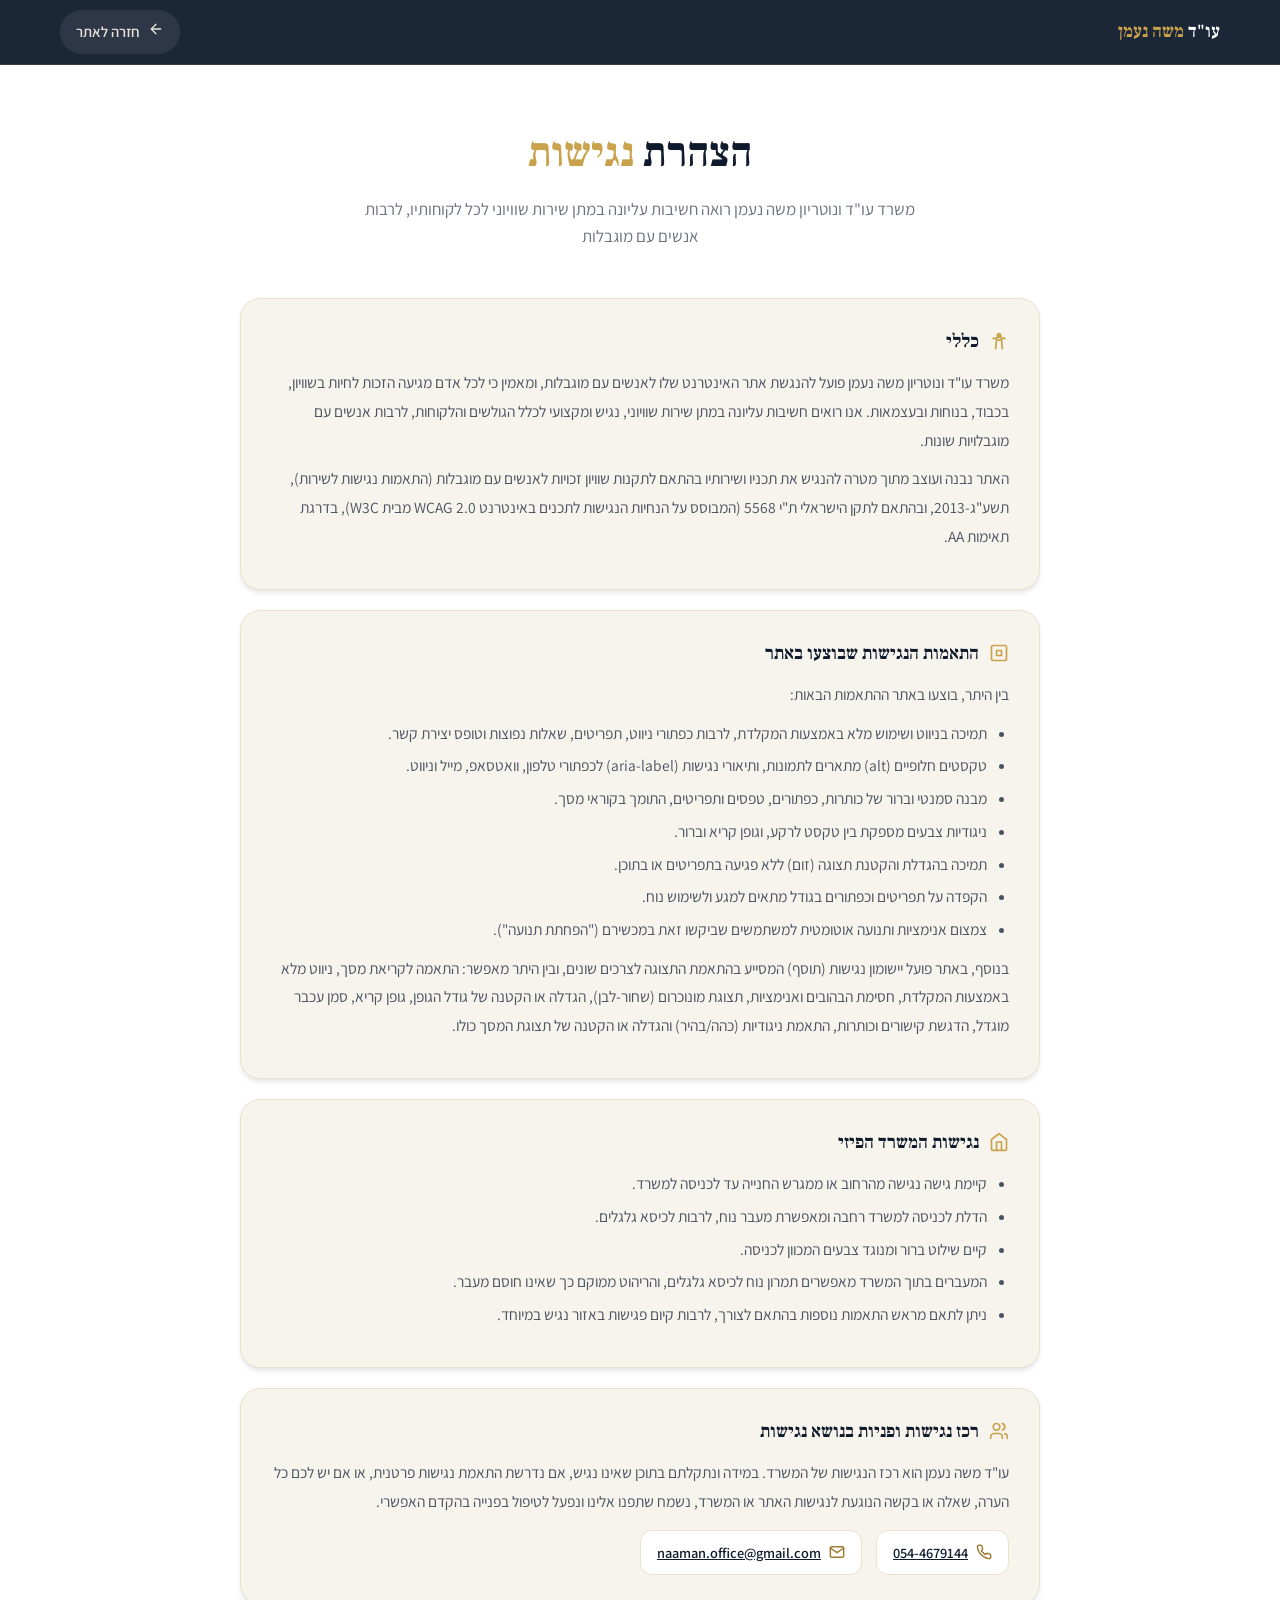
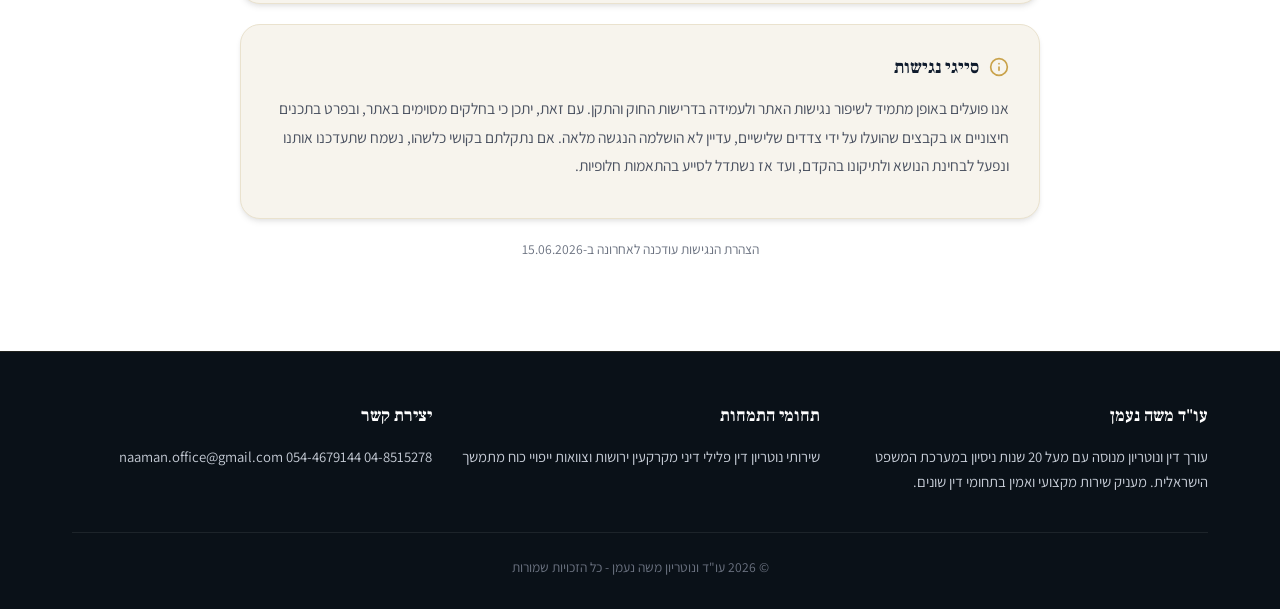
<file: accessibility.html>
<!DOCTYPE html>
<html lang="he" dir="rtl">
<head>
    <meta charset="UTF-8">
    <meta name="viewport" content="width=device-width, initial-scale=1.0">

    <title>הצהרת נגישות | עו"ד משה נעמן - עורך דין ונוטריון בחיפה</title>
    <meta name="description" content="הצהרת הנגישות של משרד עו"ד ונוטריון משה נעמן. אנו פועלים להנגשת אתר האינטרנט והמשרד לאנשים עם מוגבלות.">
    
    <link rel="preconnect" href="https://fonts.googleapis.com">
    <link rel="preconnect" href="https://fonts.gstatic.com" crossorigin>
    <link href="https://fonts.googleapis.com/css2?family=Assistant:wght@300;400;500;600;700;800&family=Frank+Ruhl+Libre:wght@400;500;700;900&display=swap" rel="stylesheet">

    <style>
        :root {
            --navy: #0F1B2D; --navy-2: #16243A; --charcoal: #1C2733;
            --gold: #C9A24B; --gold-dark: #9E7A33; --ivory: #F7F4ED;
            --ivory-2: #EFE9DA; --border-tan: #EAE2CE; --text-dark: #0F1B2D;
            --text-medium: #4A5160; --text-light: #6B7280; --white: #ffffff;
            --gold-gradient: linear-gradient(135deg, #C9A24B 0%, #9E7A33 100%);
            --navy-gradient: linear-gradient(160deg, #0F1B2D 0%, #16243A 55%, #1C2733 100%);
            --shadow-soft: 0 4px 6px -1px rgba(0,0,0,0.08), 0 2px 4px -1px rgba(0,0,0,0.05);
            --shadow-medium: 0 10px 25px -5px rgba(0,0,0,0.12);
            --shadow-large: 0 20px 40px -10px rgba(0,0,0,0.18);
            --radius-sm: 8px; --radius-md: 12px; --radius-lg: 20px; --radius-xl: 24px;
        }

        * { margin: 0; padding: 0; box-sizing: border-box; }
        body { font-family: 'Assistant', sans-serif; line-height: 1.6; color: var(--text-dark); background: var(--white); font-size: 16px; scroll-behavior: smooth; }
        .container { max-width: 1200px; margin: 0 auto; padding: 0 20px; }
        
        /* ניווט */
        .floating-nav { position: fixed; top: 0; left: 0; right: 0; z-index: 1000; background: rgba(15, 27, 45, 0.95); backdrop-filter: blur(20px); border-bottom: 1px solid rgba(201, 162, 75, 0.18); }
        .nav-inner { max-width: 1200px; margin: 0 auto; padding: 0 20px; height: 64px; display: flex; align-items: center; justify-content: space-between; }
        .nav-logo { font-family: 'Frank Ruhl Libre', serif; font-weight: 700; font-size: 1.15rem; color: var(--white); text-decoration: none; }
        .nav-logo span { color: var(--gold); }
        .floating-nav-item { display: inline-flex; align-items: center; gap: 8px; padding: 10px 16px; border-radius: 25px; color: #E8E3D8; text-decoration: none; font-size: 0.92rem; font-weight: 600; transition: all 0.25s ease; background: rgba(255,255,255,0.08); }
        .floating-nav-item:hover { background: var(--gold); color: var(--navy); }
        
        /* נגישות */
        .accessibility { padding: 120px 0 90px; background: var(--white); min-height: calc(100vh - 200px); }
        .accessibility h1 { text-align: center; font-family: 'Frank Ruhl Libre', serif; font-size: clamp(2rem, 4vw, 2.6rem); font-weight: 700; margin-bottom: 0.6rem; color: var(--text-dark); }
        .accessibility h1 .highlight { color: var(--gold); }
        .accessibility .section-subtitle { text-align: center; font-size: 1.05rem; color: var(--text-light); margin-bottom: 3rem; max-width: 620px; margin-left: auto; margin-right: auto; padding: 0 20px; }
        .accessibility-container { max-width: 800px; margin: 0 auto; }
        .accessibility-block { background: var(--ivory); border: 1px solid var(--border-tan); border-radius: var(--radius-lg); padding: 28px 30px; margin-bottom: 20px; box-shadow: var(--shadow-soft); }
        .accessibility-block h3 { font-family: 'Frank Ruhl Libre', serif; font-size: 1.15rem; font-weight: 700; color: var(--text-dark); margin-bottom: 12px; display: flex; align-items: center; gap: 10px; }
        .accessibility-block h3 svg { color: var(--gold); flex-shrink: 0; }
        .accessibility-block p { color: var(--text-medium); line-height: 1.85; font-size: 0.97rem; margin-bottom: 10px; }
        .accessibility-block ul { color: var(--text-medium); line-height: 1.85; font-size: 0.97rem; padding-inline-start: 22px; margin-bottom: 10px; }
        .accessibility-block ul li { margin-bottom: 4px; }
        .accessibility-coordinator { display: flex; flex-wrap: wrap; gap: 14px; margin-top: 14px; }
        .accessibility-coordinator .contact-chip { display: inline-flex; align-items: center; gap: 8px; background: var(--white); border: 1px solid var(--border-tan); border-radius: var(--radius-md); padding: 10px 16px; font-size: 0.9rem; font-weight: 600; color: var(--text-dark); text-decoration: underline; }
        .accessibility-coordinator .contact-chip svg { color: var(--gold-dark); flex-shrink: 0; }
        .accessibility-updated { text-align: center; color: var(--text-light); font-size: 0.85rem; margin-top: 8px; }

        /* פוטר */
        footer { background: #0A1118; color: #C7CDD7; padding: 50px 0 30px; border-top: 1px solid rgba(201,162,75,0.12); }
        .footer-content { display: flex; flex-direction: column; gap: 28px; margin-bottom: 28px; }
        .footer-section h3 { font-family: 'Frank Ruhl Libre', serif; font-size: 1.1rem; font-weight: 700; margin-bottom: 14px; color: var(--white); }
        .footer-section p, .footer-section a { color: #C7CDD7 !important; text-decoration: none; line-height: 1.7; transition: color 0.25s ease; font-size: 0.92rem; display: inline-flex; align-items: center; gap: 8px; margin-bottom: 10px; }
        .footer-section a:hover { color: var(--gold) !important; }
        .footer-bottom { padding-top: 24px; border-top: 1px solid rgba(255,255,255,0.08); color: #6b7280; font-size: 0.85rem; text-align: center; }

        @media (min-width: 768px) {
            .container { padding: 0 32px; }
            .footer-content { flex-direction: row; justify-content: space-between; text-align: right; }
            .footer-section { flex: 1; }
        }

        /* אנימציות */
        .fade-in { opacity: 0; transform: translateY(28px); transition: all 0.6s ease; }
        .fade-in.visible { opacity: 1; transform: translate(0,0); }
    </style>
</head>
<body>
    <header class="floating-nav">
        <div class="nav-inner">
            <a href="index.html" class="nav-logo" aria-label="עו"ד משה נעמן - חזרה לדף הבית">עו"ד <span>משה נעמן</span></a>
            <a href="index.html" class="floating-nav-item" aria-label="חזרה לאתר הראשי">
                <span class="nav-icon" aria-hidden="true">
                    <svg width="16" height="16" viewBox="0 0 24 24" fill="none" stroke="currentColor" stroke-width="2" stroke-linecap="round" stroke-linejoin="round"><path d="M19 12H5"/><path d="M12 19l-7-7 7-7"/></svg>
                </span>
                <span>חזרה לאתר</span>
            </a>
        </div>
    </header>

    <main>
        <section class="accessibility">
            <div class="container">
                <h1 class="fade-in">הצהרת <span class="highlight">נגישות</span></h1>
                <p class="section-subtitle fade-in">משרד עו"ד ונוטריון משה נעמן רואה חשיבות עליונה במתן שירות שוויוני לכל לקוחותיו, לרבות אנשים עם מוגבלות</p>

                <div class="accessibility-container">
                    <div class="accessibility-block fade-in">
                        <h3>
                            <svg width="20" height="20" viewBox="0 0 24 24" fill="none" stroke="currentColor" stroke-width="2" stroke-linecap="round" stroke-linejoin="round" aria-hidden="true"><circle cx="12" cy="4" r="2"/><path d="M19 8 13 6.5V5a1 1 0 0 0-2 0v1.5L5 8"/><path d="m9 9 3 1 3-1"/><path d="m9 9-1 11"/><path d="m15 9 1 11"/></svg>
                            כללי
                        </h3>
                        <p>משרד עו"ד ונוטריון משה נעמן פועל להנגשת אתר האינטרנט שלו לאנשים עם מוגבלות, ומאמין כי לכל אדם מגיעה הזכות לחיות בשוויון, בכבוד, בנוחות ובעצמאות. אנו רואים חשיבות עליונה במתן שירות שוויוני, נגיש ומקצועי לכלל הגולשים והלקוחות, לרבות אנשים עם מוגבלויות שונות.</p>
                        <p>האתר נבנה ועוצב מתוך מטרה להנגיש את תכניו ושירותיו בהתאם לתקנות שוויון זכויות לאנשים עם מוגבלות (התאמות נגישות לשירות), תשע"ג-2013, ובהתאם לתקן הישראלי ת"י 5568 (המבוסס על הנחיות הנגישות לתכנים באינטרנט WCAG 2.0 מבית W3C), בדרגת תאימות AA.</p>
                    </div>

                    <div class="accessibility-block fade-in">
                        <h3>
                            <svg width="20" height="20" viewBox="0 0 24 24" fill="none" stroke="currentColor" stroke-width="2" stroke-linecap="round" stroke-linejoin="round" aria-hidden="true"><rect x="3" y="3" width="18" height="18" rx="2"/><path d="M9 9h6v6H9z"/></svg>
                            התאמות הנגישות שבוצעו באתר
                        </h3>
                        <p>בין היתר, בוצעו באתר ההתאמות הבאות:</p>
                        <ul>
                            <li>תמיכה בניווט ושימוש מלא באמצעות המקלדת, לרבות כפתורי ניווט, תפריטים, שאלות נפוצות וטופס יצירת קשר.</li>
                            <li>טקסטים חלופיים (alt) מתארים לתמונות, ותיאורי נגישות (aria-label) לכפתורי טלפון, וואטסאפ, מייל וניווט.</li>
                            <li>מבנה סמנטי וברור של כותרות, כפתורים, טפסים ותפריטים, התומך בקוראי מסך.</li>
                            <li>ניגודיות צבעים מספקת בין טקסט לרקע, וגופן קריא וברור.</li>
                            <li>תמיכה בהגדלת והקטנת תצוגה (זום) ללא פגיעה בתפריטים או בתוכן.</li>
                            <li>הקפדה על תפריטים וכפתורים בגודל מתאים למגע ולשימוש נוח.</li>
                            <li>צמצום אנימציות ותנועה אוטומטית למשתמשים שביקשו זאת במכשירם ("הפחתת תנועה").</li>
                        </ul>
                        <p>בנוסף, באתר פועל יישומון נגישות (תוסף) המסייע בהתאמת התצוגה לצרכים שונים, ובין היתר מאפשר: התאמה לקריאת מסך, ניווט מלא באמצעות המקלדת, חסימת הבהובים ואנימציות, תצוגת מונוכרום (שחור-לבן), הגדלה או הקטנה של גודל הגופן, גופן קריא, סמן עכבר מוגדל, הדגשת קישורים וכותרות, התאמת ניגודיות (כהה/בהיר) והגדלה או הקטנה של תצוגת המסך כולו.</p>
                    </div>

                    <div class="accessibility-block fade-in">
                        <h3>
                            <svg width="20" height="20" viewBox="0 0 24 24" fill="none" stroke="currentColor" stroke-width="2" stroke-linecap="round" stroke-linejoin="round" aria-hidden="true"><path d="M3 9l9-7 9 7v11a2 2 0 0 1-2 2H5a2 2 0 0 1-2-2z"/><path d="M9 22V12h6v10"/></svg>
                            נגישות המשרד הפיזי
                        </h3>
                        <ul>
                            <li>קיימת גישה נגישה מהרחוב או ממגרש החנייה עד לכניסה למשרד.</li>
                            <li>הדלת לכניסה למשרד רחבה ומאפשרת מעבר נוח, לרבות לכיסא גלגלים.</li>
                            <li>קיים שילוט ברור ומנוגד צבעים המכוון לכניסה.</li>
                            <li>המעברים בתוך המשרד מאפשרים תמרון נוח לכיסא גלגלים, והריהוט ממוקם כך שאינו חוסם מעבר.</li>
                            <li>ניתן לתאם מראש התאמות נוספות בהתאם לצורך, לרבות קיום פגישות באזור נגיש במיוחד.</li>
                        </ul>
                    </div>

                    <div class="accessibility-block fade-in">
                        <h3>
                            <svg width="20" height="20" viewBox="0 0 24 24" fill="none" stroke="currentColor" stroke-width="2" stroke-linecap="round" stroke-linejoin="round" aria-hidden="true"><path d="M16 21v-2a4 4 0 0 0-4-4H6a4 4 0 0 0-4 4v2"/><circle cx="9" cy="7" r="4"/><path d="M22 21v-2a4 4 0 0 0-3-3.87"/><path d="M16 3.13a4 4 0 0 1 0 7.75"/></svg>
                            רכז נגישות ופניות בנושא נגישות
                        </h3>
                        <p>עו"ד משה נעמן הוא רכז הנגישות של המשרד. במידה ונתקלתם בתוכן שאינו נגיש, אם נדרשת התאמת נגישות פרטנית, או אם יש לכם כל הערה, שאלה או בקשה הנוגעת לנגישות האתר או המשרד, נשמח שתפנו אלינו ונפעל לטיפול בפנייה בהקדם האפשרי.</p>
                        <div class="accessibility-coordinator">
                            <a class="contact-chip" href="tel:0544679144" aria-label="התקשר לרכז הנגישות עו"ד משה נעמן, 054-4679144">
                                <svg width="16" height="16" viewBox="0 0 24 24" fill="none" stroke="currentColor" stroke-width="2.2" stroke-linecap="round" stroke-linejoin="round" aria-hidden="true"><path d="M22 16.92v3a2 2 0 0 1-2.18 2 19.79 19.79 0 0 1-8.63-3.07 19.5 19.5 0 0 1-6-6 19.79 19.79 0 0 1-3.07-8.67A2 2 0 0 1 4.11 2h3a2 2 0 0 1 2 1.72c.127.96.361 1.903.7 2.81a2 2 0 0 1-.45 2.11L8.09 9.91a16 16 0 0 0 6 6l1.27-1.27a2 2 0 0 1 2.11-.45c.907.339 1.85.573 2.81.7A2 2 0 0 1 22 16.92z"/></svg>
                                054-4679144
                            </a>
                            <a class="contact-chip" href="mailto:naaman.office@gmail.com" aria-label="שלח דואר אלקטרוני לרכז הנגישות עו"ד משה נעמן">
                                <svg width="16" height="16" viewBox="0 0 24 24" fill="none" stroke="currentColor" stroke-width="2.2" stroke-linecap="round" stroke-linejoin="round" aria-hidden="true"><path d="M4 4h16c1.1 0 2 .9 2 2v12c0 1.1-.9 2-2 2H4c-1.1 0-2-.9-2-2V6c0-1.1.9-2 2-2z"/><polyline points="22,6 12,13 2,6"/></svg>
                                naaman.office@gmail.com
                            </a>
                        </div>
                    </div>

                    <div class="accessibility-block fade-in">
                        <h3>
                            <svg width="20" height="20" viewBox="0 0 24 24" fill="none" stroke="currentColor" stroke-width="2" stroke-linecap="round" stroke-linejoin="round" aria-hidden="true"><circle cx="12" cy="12" r="10"/><path d="M12 16v-4"/><path d="M12 8h.01"/></svg>
                            סייגי נגישות
                        </h3>
                        <p>אנו פועלים באופן מתמיד לשיפור נגישות האתר ולעמידה בדרישות החוק והתקן. עם זאת, יתכן כי בחלקים מסוימים באתר, ובפרט בתכנים חיצוניים או בקבצים שהועלו על ידי צדדים שלישיים, עדיין לא הושלמה הנגשה מלאה. אם נתקלתם בקושי כלשהו, נשמח שתעדכנו אותנו ונפעל לבחינת הנושא ולתיקונו בהקדם, ועד אז נשתדל לסייע בהתאמות חלופיות.</p>
                    </div>

                    <p class="accessibility-updated">הצהרת הנגישות עודכנה לאחרונה ב-15.06.2026</p>
                </div>
            </div>
        </section>
    </main>

    <footer>
        <div class="container">
            <div class="footer-content">
                <div class="footer-section">
                    <h3>עו"ד משה נעמן</h3>
                    <p style="display:block;">עורך דין ונוטריון מנוסה עם מעל 20 שנות ניסיון במערכת המשפט הישראלית. מעניק שירות מקצועי ואמין בתחומי דין שונים.</p>
                </div>
                <div class="footer-section">
                    <h3>תחומי התמחות</h3>
                    <p><a href="index.html#services">שירותי נוטריון</a></p>
                    <p><a href="index.html#services">דין פלילי</a></p>
                    <p><a href="index.html#services">דיני מקרקעין</a></p>
                    <p><a href="index.html#services">ירושות וצוואות</a></p>
                    <p><a href="index.html#services">ייפויי כוח מתמשך</a></p>
                </div>
                <div class="footer-section">
                    <h3>יצירת קשר</h3>
                    <p><a href="tel:048515278">04-8515278</a></p>
                    <p><a href="tel:0544679144">054-4679144</a></p>
                    <p><a href="mailto:naaman.office@gmail.com">naaman.office@gmail.com</a></p>
                </div>
            </div>
            <div class="footer-bottom">
                <p>© 2026 עו"ד ונוטריון משה נעמן - כל הזכויות שמורות</p>
            </div>
        </div>
    </footer>

    <script>
        document.addEventListener('DOMContentLoaded', function() {
            const observerOptions = { threshold: 0.1, rootMargin: '0px 0px -50px 0px' };
            const observer = new IntersectionObserver(function(entries) {
                entries.forEach(entry => {
                    if (entry.isIntersecting) entry.target.classList.add('visible');
                });
            }, observerOptions);
            document.querySelectorAll('.fade-in').forEach(el => observer.observe(el));
            
            setTimeout(() => {
                document.querySelectorAll('.fade-in').forEach(el => {
                    if (el.getBoundingClientRect().top < window.innerHeight) el.classList.add('visible');
                });
            }, 100);
        });
    </script>
    <script src="https://cdn.enable.co.il/licenses/enable-L53961qddre3pfya-0226-79489/init.js"></script>
    <script>
    window.addEventListener('load', () => {
        const fixAllAccessibility = setInterval(() => {
            const heBtn = document.querySelector('[data-enable-lang="he_IL"]');
            const toolbar = document.getElementById('enable-toolbar-buttons');
            if (heBtn && toolbar) clearInterval(fixAllAccessibility);
        }, 500);
        setTimeout(() => clearInterval(fixAllAccessibility), 5000);
    });
    </script>
</body>
</html>
</file>
